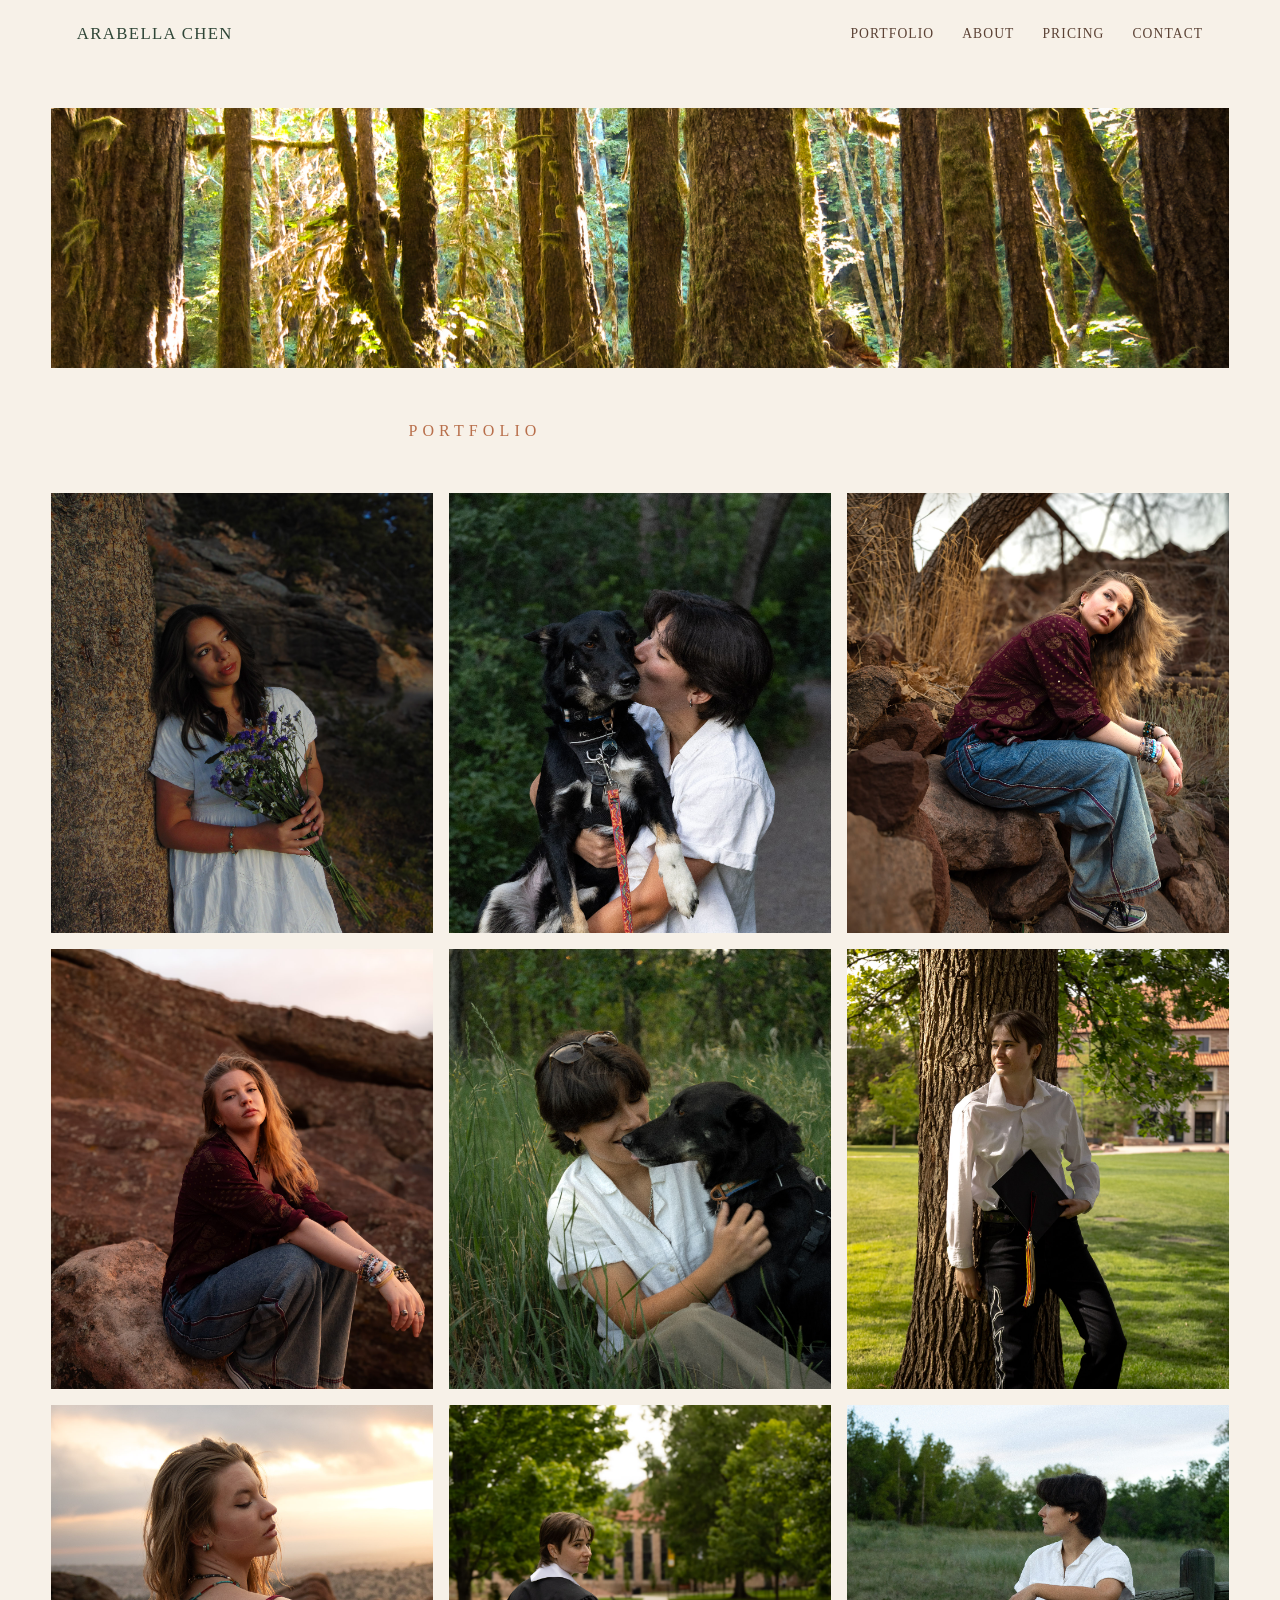
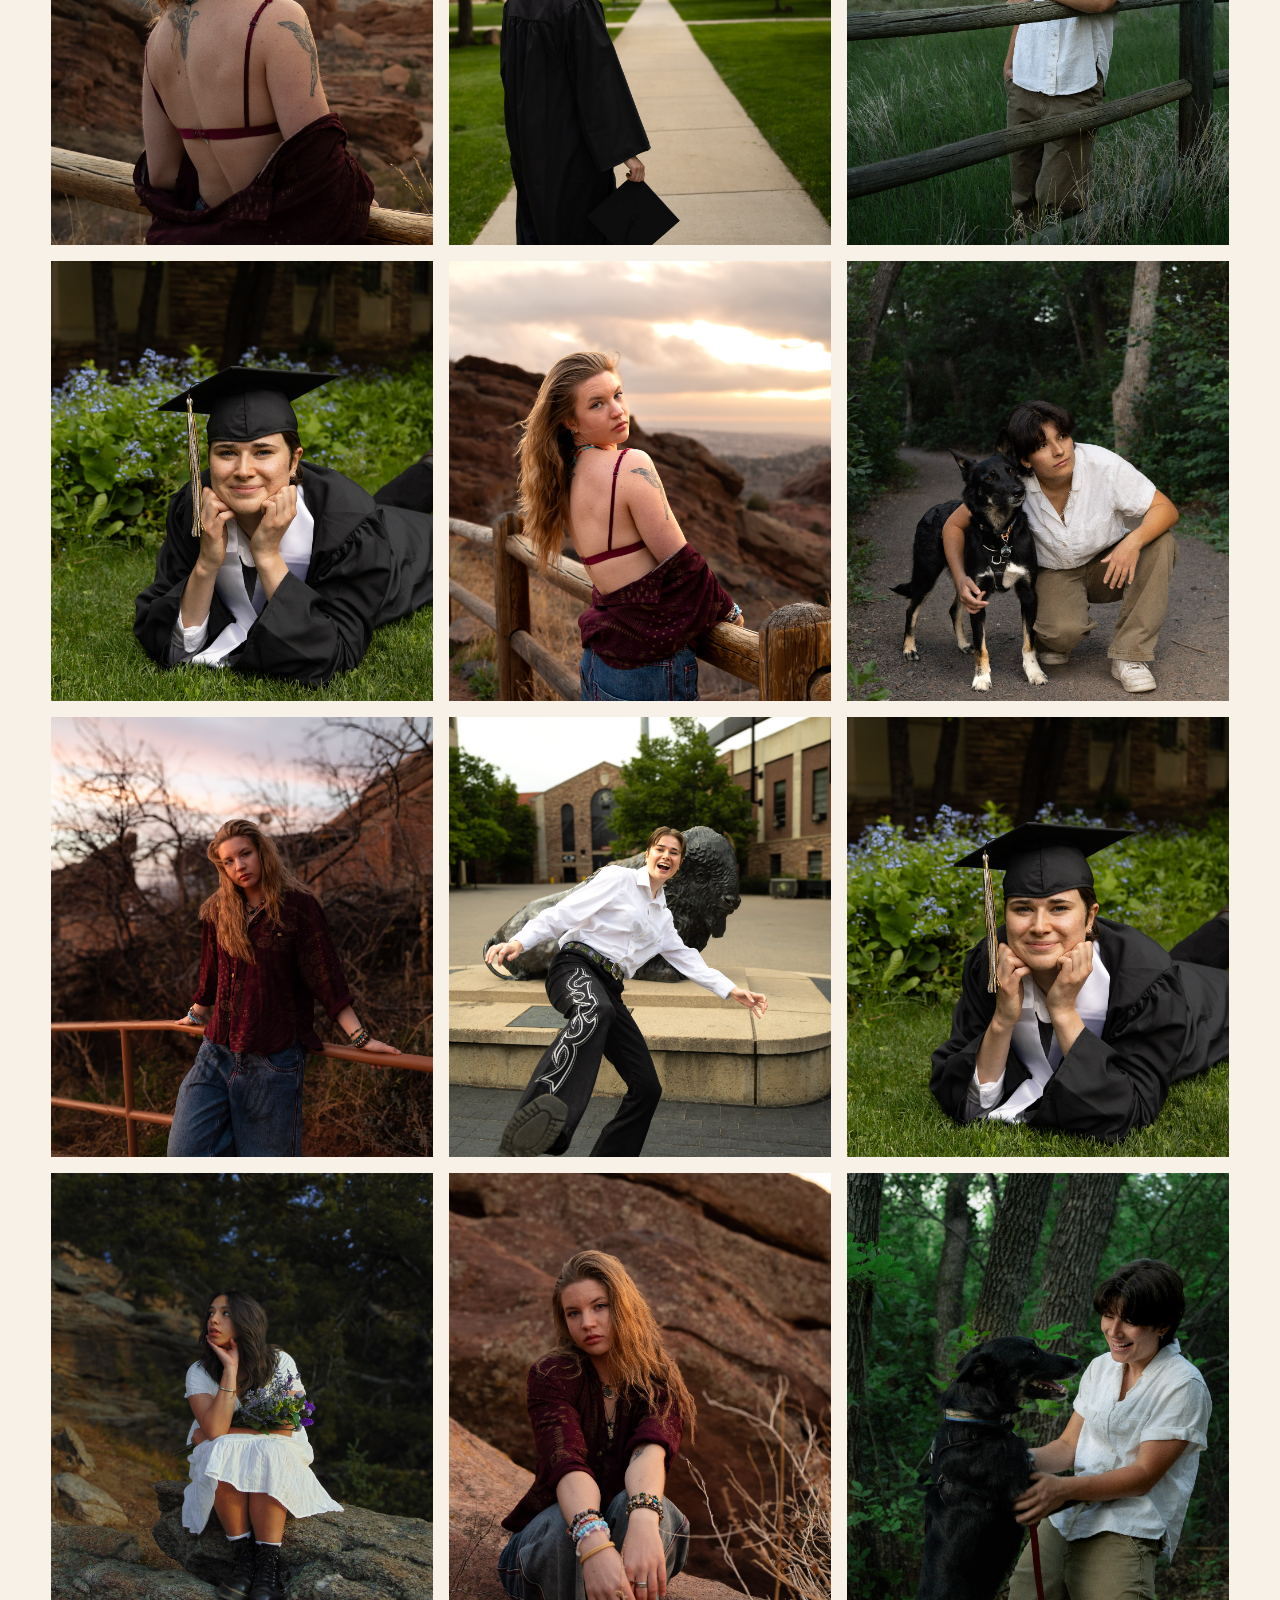
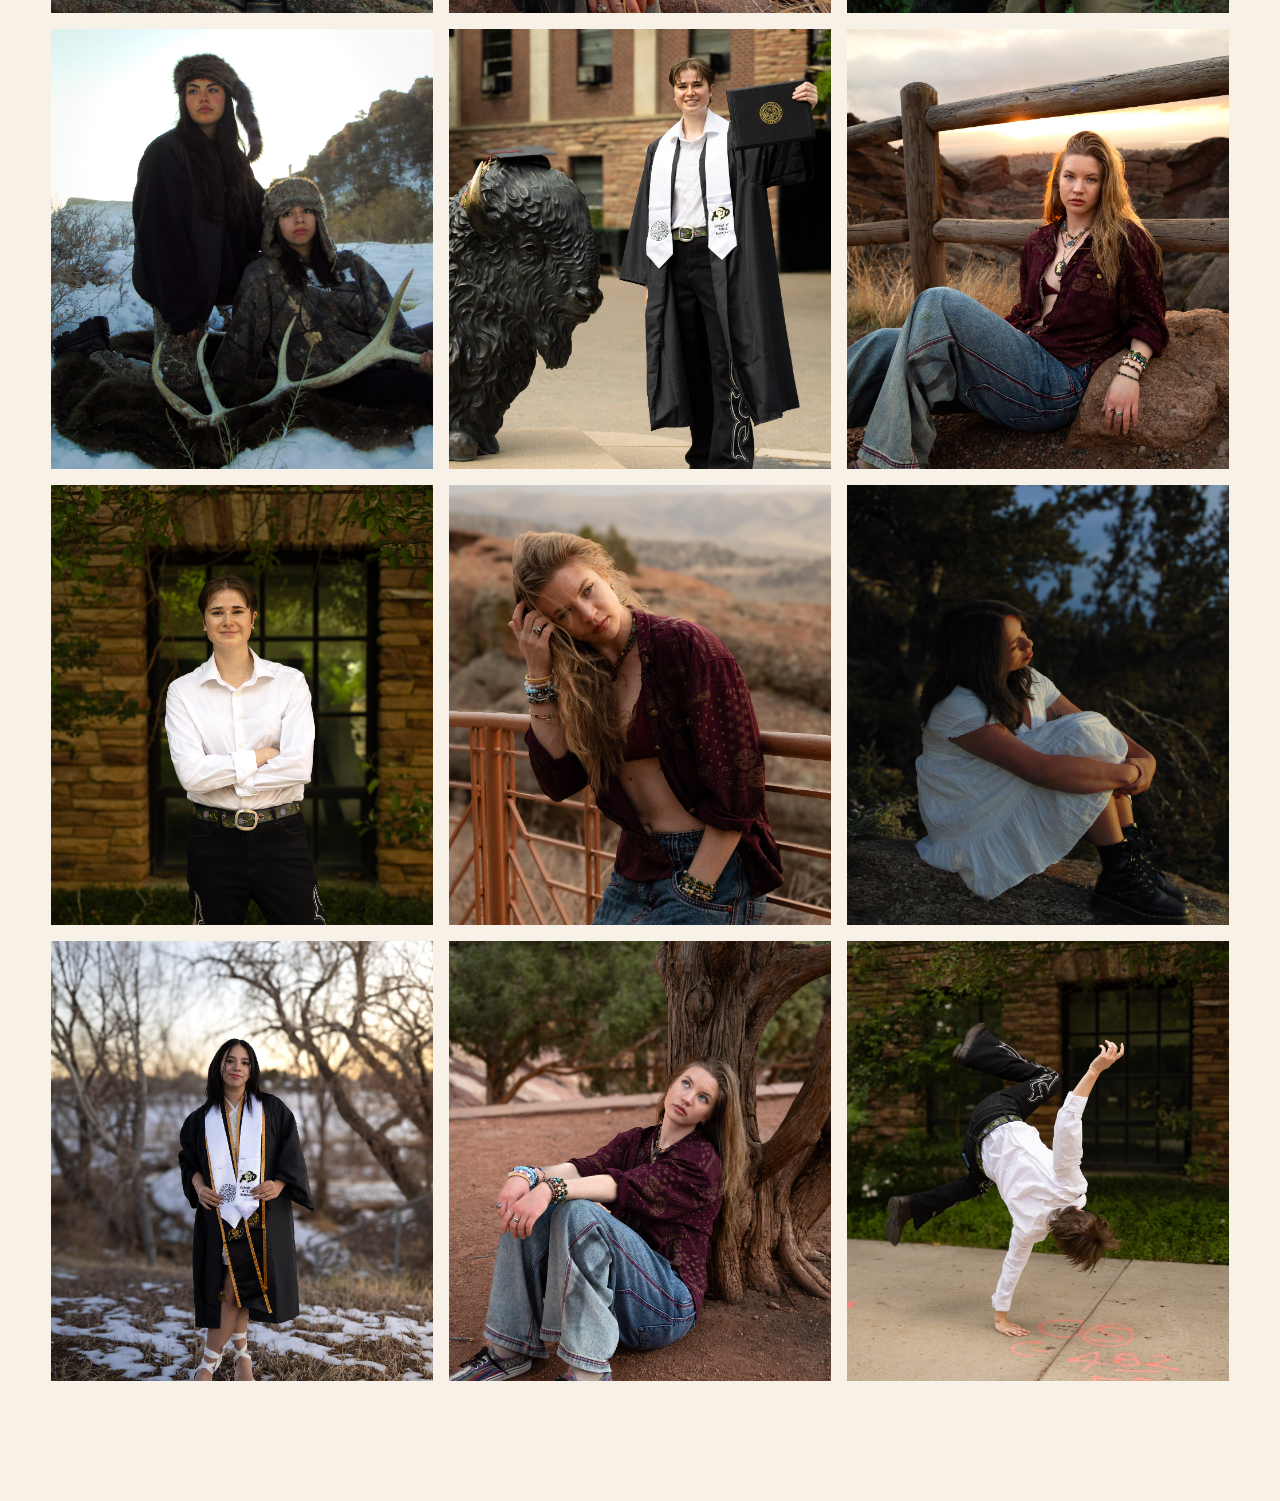
<file: pages/portfolio.html>
<!DOCTYPE html>
<html lang="en">
<head>
  <meta charset="UTF-8" />
  <meta name="viewport" content="width=device-width, initial-scale=1.0" />
  <title>Portfolio | Arabella Chen Photography</title>
  <link rel="stylesheet" href="../style.css" />
</head>
<body>

<header class="site-header">
  <a href="../index.html" class="logo">Arabella Chen</a>

  <nav>
    <a href="portfolio.html">Portfolio</a>
    <a href="about.html">About</a>
    <a href="pricing.html">Pricing</a>
    <a href="contact.html">Contact</a>
  </nav>
</header>

<main class="portfolio-page-clean">

  <section class="portfolio-banner-clean">
    <img src="../images/portfolio/landscapes/image8.jpg" alt="">
  </section>

  <section class="portfolio-label">
    <h1>Portfolio</h1>
  </section>

  <section class="portfolio-photo-grid">
    <img src="../images/portfolio/portfolio2/paola5.jpg" alt="">
    <img src="../images/portfolio/portfolio2/bug1.jpg" alt="">
    <img src="../images/portfolio/portfolio2/thea9.jpg" alt="">
    <img src="../images/portfolio/portfolio2/thea2.jpg" alt="">
    <img src="../images/portfolio/portfolio2/bug2.jpg" alt="">
    <img src="../images/portfolio/portfolio2/bell7.jpg" alt="">
    <img src="../images/portfolio/portfolio2/thea6.jpg" alt="">
    <img src="../images/portfolio/portfolio2/bell9.jpg" alt="">
    <img src="../images/portfolio/portfolio2/bug5.jpg" alt="">
    <img src="../images/portfolio/portfolio2/bell10.jpg" alt="">
   <img src="../images/portfolio/portfolio2/thea7.jpg" alt="">
    <img src="../images/portfolio/portfolio2/bug3.jpg" alt="">
    <img src="../images/portfolio/portfolio2/thea1.jpg" alt="">
    <img src="../images/portfolio/portfolio2/bell1.jpg" alt="">
    <img src="../images/portfolio/portfolio2/bell10.jpg" alt="">
    <img src="../images/portfolio/portfolio2/paola3.jpg" alt="">
    <img src="../images/portfolio/portfolio2/thea3.jpg" alt="">
    <img src="../images/portfolio/portfolio2/bug4.jpg" alt="">
    <img src="../images/portfolio/portfolio2/paola2.jpg" alt="">
    <img src="../images/portfolio/portfolio2/bell2.jpg" alt="">
    <img src="../images/portfolio/portfolio2/thea8.jpg" alt="">
    <img src="../images/portfolio/portfolio2/bell3.jpg" alt="">
    <img src="../images/portfolio/portfolio2/thea4.jpg" alt="">
    <img src="../images/portfolio/portfolio2/paola4.jpg" alt="">
    <img src="../images/portfolio/portfolio2/paola1.jpg" alt="">
    <img src="../images/portfolio/portfolio2/thea12.jpg" alt="">
  <img src="../images/portfolio/portfolio2/bell4.jpg" alt="">

  </section>

</main>

</body>
</html>
</file>
<file: style.css>
:root {
  --cream: #f7f1e8;
  --soft-white: #fffaf3;
  --deep-green: #2f4637;
  --brown: #5b4235;
  --clay: #b86f4b;
  --sage: #8a9b78;
  --wall: #efe4d2;
}

* {
  box-sizing: border-box;
}

body {
  margin: 0;
  background: var(--cream);
  color: var(--deep-green);
  font-family: Georgia, "Times New Roman", serif;
}

/* Header */

.site-header {
  width: 100%;
  padding: 24px 6vw;
  display: flex;
  justify-content: space-between;
  align-items: center;
}

.logo {
  color: var(--deep-green);
  text-decoration: none;
  font-size: 1.05rem;
  letter-spacing: 0.08em;
  text-transform: uppercase;
}

nav {
  display: flex;
  gap: 28px;
}

nav a {
  color: var(--brown);
  text-decoration: none;
  font-size: 0.85rem;
  letter-spacing: 0.08em;
  text-transform: uppercase;
}

/* General */

.page {
  padding: 20px 6vw 100px;
}

.page-intro {
  max-width: 1000px;
  margin: 40px 0 70px;
}

.page-intro h1,
h1 {
  font-size: clamp(2.7rem, 6vw, 6.8rem);
  line-height: 0.95;
  letter-spacing: -0.06em;
  margin: 0 0 30px;
  max-width: 950px;
}

.eyebrow {
  display: flex;
  flex-direction: column;
  gap: 0.55rem;
  margin-bottom: 24px;
}

.eyebrow-title {
  display: block;
  color: var(--clay);
  font-size: 1.45rem;
  letter-spacing: 0.22em;
  text-transform: uppercase;
  line-height: 1;
  font-weight: normal;
}

.eyebrow-subtitle {
  display: block;
  color: #6b5c4f;
  font-size: 1rem;
  letter-spacing: 0.04em;
  text-transform: none;
  font-style: italic;
}

.plain-eyebrow {
  color: var(--clay);
  text-transform: uppercase;
  letter-spacing: 0.16em;
  font-size: 0.8rem;
  display: block;
}

.button {
  display: inline-block;
  color: var(--soft-white);
  background: var(--deep-green);
  text-decoration: none;
  padding: 14px 22px;
  border-radius: 999px;
  letter-spacing: 0.08em;
  text-transform: uppercase;
  font-size: 0.78rem;
}

.secondary-button {
  background: transparent;
  color: var(--deep-green);
  border: 1px solid var(--deep-green);
}

/* Homepage Hero */

.hero {
  min-height: 82vh;
  padding: 40px 6vw 70px;
  display: grid;
  grid-template-columns: 1.05fr 0.95fr;
  gap: 55px;
  align-items: center;
}

.hero-text {
  background: #f6f2ea;
  padding: clamp(2rem, 4vw, 3.5rem);
  border-radius: 8px;
  border: 1px solid rgba(47, 70, 55, 0.08);
  box-shadow: 0 18px 40px rgba(0, 0, 0, 0.08);
  position: relative;
  z-index: 2;
}

.hero-description {
  color: var(--brown);
  font-size: 1.05rem;
  line-height: 1.55;
  max-width: 520px;
  margin: 0 0 28px;
}

.hero-buttons {
  display: flex;
  gap: 14px;
  flex-wrap: wrap;
}

.hero-image {
  background: #6f4e37;
  padding: 18px;
  border: 8px double #b88a44;
  transform: rotate(1.2deg);
  box-shadow: 0 18px 45px rgba(47, 70, 55, 0.18);
}

.hero-image img {
  width: 100%;
  height: 620px;
  object-fit: cover;
  display: block;
  border: 10px solid var(--soft-white);
  filter: saturate(0.95) contrast(0.98);
}

/* Featured Work */

.featured-work {
  padding: 60px 6vw 90px;
}

.featured-heading {
  margin-bottom: 38px;
}

.featured-heading h2 {
  color: var(--deep-green);
  font-size: clamp(2rem, 4vw, 4rem);
  line-height: 1;
  margin: 0;
}

.featured-grid {
  display: grid;
  grid-template-columns: repeat(4, 1fr);
  grid-auto-flow: dense;
  gap: 18px;
}

.featured-grid a {
  display: block;
  overflow: hidden;
}

.featured-img {
  width: 100%;
  height: 360px;
  object-fit: cover;
  display: block;
  transition: transform 0.35s ease, filter 0.35s ease;
}

.featured-img:hover {
  transform: scale(1.03);
  filter: brightness(0.96);
}

.featured-img.tall {
  grid-row: span 2;
  height: 738px;
}

.featured-img.wide {
  grid-column: span 2;
}

.featured-button {
  display: flex;
  justify-content: center;
  margin-top: 1rem;
}

/* Quick Info */

.quick-info {
  padding: 30px 6vw 90px;
}

.quick-info p {
  max-width: 980px;
  color: var(--brown);
  font-size: clamp(1.5rem, 3vw, 3.1rem);
  line-height: 1.1;
  margin: 0;
}

/* Footer Photo */

.footer-photo {
  margin-top: 2rem;
  height: 70vh;
  background-image: url("images/footer.jpg");
  background-size: cover;
  background-position: center;
  background-attachment: fixed;
  position: relative;
}

.footer-overlay {
  position: absolute;
  inset: 0;
  background: linear-gradient(
    to bottom,
    rgba(243, 239, 230, 0) 0%,
    rgba(243, 239, 230, 0.12) 40%,
    rgba(40, 45, 35, 0.38) 100%
  );
  display: flex;
  align-items: flex-end;
  justify-content: center;
  padding: 0 6vw 4rem;
}

.footer-overlay p {
  color: #f7f3ec;
  font-size: 1rem;
  letter-spacing: 0.25em;
  text-transform: uppercase;
  text-align: center;
  opacity: 0.92;
}

/* About Page */

.about-page {
  padding-bottom: 110px;
}

.about-hero {
  padding: 40px 0 80px;
  display: grid;
  grid-template-columns: 1.15fr 0.85fr;
  gap: 60px;
  align-items: center;
}

.about-hero h1 {
  font-size: clamp(2.4rem, 5.5vw, 6.2rem);
}

.about-portrait {
  margin: 0;
  background: #6f4e37;
  padding: 18px;
  border: 8px double #b88a44;
  transform: rotate(1.2deg);
}

.about-portrait img {
  width: 100%;
  height: 610px;
  object-fit: cover;
  display: block;
  border: 10px solid var(--soft-white);
}

.about-story {
  display: grid;
  grid-template-columns: 1fr 0.55fr;
  gap: 34px;
  align-items: start;
}

.about-card {
  background: var(--soft-white);
  padding: 42px;
  border: 1px solid rgba(47, 70, 55, 0.16);
}

.about-card h2 {
  color: var(--deep-green);
  font-size: 2.4rem;
  margin: 0 0 22px;
}

.about-card p {
  color: var(--brown);
  font-size: 1.08rem;
  line-height: 1.65;
}

.about-details {
  background: var(--wall);
  padding: 34px;
  border: 1px solid rgba(47, 70, 55, 0.16);
}

.about-details p {
  color: var(--brown);
  line-height: 1.45;
  margin: 0 0 22px;
}

.about-details span {
  display: block;
  color: var(--clay);
  text-transform: uppercase;
  letter-spacing: 0.14em;
  font-size: 0.72rem;
  margin-bottom: 6px;
}

.about-note {
  margin-top: 80px;
  max-width: 900px;
}

.about-note p {
  color: var(--deep-green);
  font-size: clamp(1.7rem, 3vw, 3.5rem);
  line-height: 1.1;
  font-style: italic;
}

/* Contact Page */

.contact-form {
  max-width: 700px;
  display: grid;
  gap: 22px;
}

.contact-form label {
  display: grid;
  gap: 8px;
  color: var(--brown);
  font-size: 0.9rem;
  letter-spacing: 0.08em;
  text-transform: uppercase;
}

.contact-form input,
.contact-form select,
.contact-form textarea {
  width: 100%;
  padding: 14px;
  border: 1px solid rgba(47, 70, 55, 0.25);
  background: var(--soft-white);
  color: var(--deep-green);
  font-family: inherit;
  font-size: 1rem;
}

.contact-form button {
  width: fit-content;
  border: none;
  cursor: pointer;
  color: var(--soft-white);
  background: var(--deep-green);
  padding: 14px 22px;
  border-radius: 999px;
  letter-spacing: 0.08em;
  text-transform: uppercase;
}

/* Portfolio Page */

.portfolio-page {
  padding-bottom: 120px;
}

.gallery-wall {
  background:
    radial-gradient(circle at top left, rgba(184, 111, 75, 0.14), transparent 32%),
    radial-gradient(circle at bottom right, rgba(125, 159, 184, 0.16), transparent 34%),
    var(--wall);
  padding: 90px 5vw 110px;
  display: grid;
  grid-template-columns: repeat(3, 1fr);
  gap: 48px 34px;
  align-items: start;
  justify-content: center;
  justify-items: center;
}

.gallery-piece {
  margin: 0;
  width: 100%;
  grid-column: span 1;
  transition: transform 0.25s ease, box-shadow 0.25s ease;
}

.gallery-piece img {
  width: 100%;
  height: 440px;
  object-fit: cover;
  display: block;
  background: var(--soft-white);
}

.gallery-piece.wide {
  grid-column: span 2;
}

.gallery-piece.wide img {
  height: 430px;
}

.gallery-piece.hero-frame img {
  height: 500px;
}

.gold img {
  border: 14px double #b88a44;
  padding: 10px;
}

.wood img {
  border: 18px solid #6f4e37;
  padding: 9px;
  box-shadow: inset 0 0 0 4px #c49a5a;
}

.cream img {
  border: 16px solid #fffaf3;
  padding: 9px;
  box-shadow: 0 0 0 2px rgba(91, 66, 53, 0.25);
}

.gallery-piece figcaption {
  width: fit-content;
  max-width: 90%;
  margin: 14px auto 0;
  background: #fffaf3;
  color: var(--brown);
  padding: 10px 14px;
  font-size: 0.72rem;
  line-height: 1.35;
  letter-spacing: 0.04em;
  text-align: center;
  box-shadow: 0 8px 18px rgba(47, 70, 55, 0.12);
}

.gallery-piece figcaption span {
  display: block;
  color: var(--deep-green);
  font-size: 0.68rem;
  text-transform: uppercase;
  letter-spacing: 0.14em;
  margin-bottom: 4px;
}

.gallery-note {
  grid-column: span 1;
  min-height: 250px;
  display: flex;
  align-items: center;
  margin: 0;
  padding: 35px;
  color: var(--brown);
  font-size: 1.7rem;
  line-height: 1.15;
  font-style: italic;
}

.tilt-left {
  transform: rotate(-1deg);
}

.tilt-right {
  transform: rotate(1deg);
}

.lift {
  transform: translateY(-18px);
}

.lower {
  transform: translateY(18px);
}

.gallery-piece:hover {
  transform: translateY(-6px) rotate(0deg) !important;
}

/* Responsive */

@media (max-width: 950px) {
  .hero,
  .about-hero,
  .about-story {
    grid-template-columns: 1fr;
  }

  .featured-grid {
    grid-template-columns: 1fr 1fr;
  }

  .featured-img,
  .featured-img.tall {
    height: 360px;
    grid-row: auto;
  }

  .featured-img.wide {
    grid-column: span 2;
  }

  .gallery-wall {
    grid-template-columns: 1fr;
  }

  .gallery-piece,
  .gallery-piece.wide,
  .gallery-note {
    grid-column: span 1;
  }

  .gallery-piece img,
  .gallery-piece.wide img,
  .gallery-piece.hero-frame img {
    height: 520px;
  }
}

@media (max-width: 650px) {
  .site-header {
    align-items: flex-start;
    gap: 18px;
    flex-direction: column;
  }

  nav {
    gap: 18px;
    flex-wrap: wrap;
  }

  .hero {
    padding-top: 20px;
  }

  .hero-text {
    padding: 2rem;
  }

  .hero-image img,
  .about-portrait img {
    height: 480px;
  }

  .featured-grid {
    grid-template-columns: 1fr;
  }

  .featured-img,
  .featured-img.tall,
  .featured-img.wide {
    height: 420px;
    grid-column: span 1;
  }

  .quick-info p {
    font-size: 1.55rem;
  }

  .footer-photo {
    background-attachment: scroll;
  }
}/* Fix homepage info cards */

.magazine-grid {
  padding: 30px 6vw 100px;
  display: grid;
  grid-template-columns: repeat(3, 1fr);
  gap: 22px;
}

.magazine-grid article {
  background: var(--soft-white);
  padding: 30px;
  border: 1px solid rgba(47, 70, 55, 0.18);
  min-height: 260px;
}

.magazine-grid span {
  color: var(--clay);
  font-size: 0.8rem;
  letter-spacing: 0.16em;
}

.magazine-grid h2 {
  font-size: 2rem;
  line-height: 1;
  margin: 36px 0 16px;
  color: var(--deep-green);
}

.magazine-grid p {
  color: var(--brown);
  line-height: 1.5;
}

.featured-button {
  display: flex;
  justify-content: center;
  margin-top: 3rem;
}

@media (max-width: 850px) {
  .magazine-grid {
    grid-template-columns: 1fr;
  }
}/* Restore original featured work layout */

.featured-work {
  padding: 50px 6vw 90px;
}

.featured-heading {
  display: flex;
  justify-content: space-between;
  align-items: end;
  gap: 28px;
  margin-bottom: 34px;
}

.featured-grid {
  display: grid;
  grid-template-columns: repeat(4, 1fr);
  grid-auto-flow: dense;
  gap: 18px;
  align-items: stretch;
}

.featured-grid a {
  display: block;
  height: 100%;
}

.featured-img {
  width: 100%;
  height: 360px;
  object-fit: cover;
  display: block;
}

.featured-img.tall {
  grid-row: span 2;
  height: 740px;
}

.featured-img.wide {
  grid-column: span 2;
}

.featured-button {
  display: flex;
  justify-content: center;
  margin-top: 3rem;
}

@media (max-width: 900px) {
  .featured-heading {
    display: block;
  }

  .featured-grid {
    grid-template-columns: 1fr 1fr;
  }

  .featured-img,
  .featured-img.tall {
    height: 360px;
    grid-row: auto;
  }

  .featured-img.wide {
    grid-column: span 2;
  }
}

@media (max-width: 600px) {
  .featured-grid {
    grid-template-columns: 1fr;
  }

  .featured-img,
  .featured-img.tall,
  .featured-img.wide {
    height: 420px;
    grid-column: span 1;
  }
}/* Restore original featured work layout */

.featured-work {
  padding: 50px 6vw 90px;
}

.featured-heading {
  display: flex;
  justify-content: space-between;
  align-items: end;
  gap: 28px;
  margin-bottom: 34px;
}

.featured-grid {
  display: grid;
  grid-template-columns: repeat(4, 1fr);
  grid-auto-flow: dense;
  gap: 18px;
  align-items: stretch;
}

.featured-grid a {
  display: block;
  height: 100%;
}

.featured-img {
  width: 100%;
  height: 360px;
  object-fit: cover;
  display: block;
}

.featured-img.tall {
  grid-row: span 2;
  height: 740px;
}

.featured-img.wide {
  grid-column: span 2;
}

.featured-button {
  display: flex;
  justify-content: center;
  margin-top: 3rem;
}

@media (max-width: 900px) {
  .featured-heading {
    display: block;
  }

  .featured-grid {
    grid-template-columns: 1fr 1fr;
  }

  .featured-img,
  .featured-img.tall {
    height: 360px;
    grid-row: auto;
  }

  .featured-img.wide {
    grid-column: span 2;
  }
}

@media (max-width: 600px) {
  .featured-grid {
    grid-template-columns: 1fr;
  }

  .featured-img,
  .featured-img.tall,
  .featured-img.wide {
    height: 420px;
    grid-column: span 1;
  }
}/* New homepage hero inspired by reference */

.hero-photo {
  min-height: 88vh;
  padding: 0;
  display: block;
  position: relative;
  overflow: hidden;
}

.hero-photo > img {
  width: 100%;
  height: 88vh;
  object-fit: cover;
  display: block;
  filter: brightness(0.78) saturate(0.9);
}

.hero-photo-text {
  position: absolute;
  top: 28%;
  left: 50%;
  transform: translateX(-50%);
  width: min(1100px, 88vw);
  text-align: center;
  color: #fffaf3;
  text-shadow: 0 3px 24px rgba(0,0,0,0.35);
}

.hero-photo-text p {
  margin: 0 0 18px;
  font-size: clamp(0.9rem, 1.5vw, 1.2rem);
  letter-spacing: 0.28em;
  text-transform: uppercase;
}

.hero-photo-text h1 {
  margin: 0;
  max-width: none;
  color: #fffaf3;
  font-size: clamp(3rem, 7vw, 7.4rem);
  line-height: 0.95;
  letter-spacing: 0.08em;
  text-transform: uppercase;
  font-weight: normal;
}

.hero-photo-text span {
  display: block;
  margin-top: 22px;
  font-size: clamp(0.75rem, 1.2vw, 1rem);
  letter-spacing: 0.28em;
  text-transform: uppercase;
}

.hero-photo-buttons {
  position: absolute;
  left: 50%;
  bottom: 18%;
  transform: translateX(-50%);
  display: flex;
  gap: 16px;
  flex-wrap: wrap;
  justify-content: center;
}

.hero-photo-button {
  background: #8c5639;
  color: #fffaf3;
  border-radius: 0;
  padding: 18px 42px;
  letter-spacing: 0.18em;
}

.hero-photo-button:hover {
  background: #6f4e37;
}

@media (max-width: 700px) {
  .hero-photo-text {
    top: 20%;
  }

  .hero-photo-buttons {
    bottom: 10%;
  }

  .hero-photo-button {
    padding: 15px 28px;
  }
}/* ---------- Pricing Page ---------- */

.pricing-page {
  padding-bottom: 120px;
}

.pricing-intro h1 {
  max-width: 1050px;
}

.pricing-section {
  padding: 70px 0;
  display: grid;
  grid-template-columns: 0.95fr 1fr;
  gap: 70px;
  align-items: center;
  border-top: 1px solid rgba(47, 70, 55, 0.14);
}

.pricing-section.reverse {
  grid-template-columns: 1fr 0.95fr;
}

.pricing-section.reverse .pricing-image {
  order: 2;
}

.pricing-section.reverse .pricing-info {
  order: 1;
}

.pricing-image {
  background: #f1ece3;
  padding: 22px;
}

.pricing-image img {
  width: 100%;
  height: 560px;
  object-fit: cover;
  display: block;
}

.pricing-start {
  color: var(--clay);
  text-transform: uppercase;
  letter-spacing: 0.22em;
  font-size: 0.85rem;
  margin: 0 0 28px;
}

.pricing-info h2 {
  color: var(--clay);
  font-size: clamp(2.7rem, 5vw, 5.4rem);
  font-weight: normal;
  letter-spacing: 0.14em;
  text-transform: uppercase;
  line-height: 1;
  margin: 0 0 36px;
}

.pricing-info ul {
  list-style: none;
  padding: 0;
  margin: 0 0 38px;
}

.pricing-info li {
  color: var(--brown);
  font-size: 1.05rem;
  line-height: 1.7;
  margin-bottom: 8px;
}

.pricing-button {
  border-radius: 0;
  padding: 18px 42px;
  background: #8c5639;
}

.pricing-note {
  max-width: 850px;
  margin: 60px auto 0;
  padding: 45px;
  background: var(--soft-white);
  border: 1px solid rgba(47, 70, 55, 0.14);
}

.pricing-note h2 {
  margin: 0 0 20px;
  color: var(--deep-green);
  font-size: 2.2rem;
}

.pricing-note p {
  color: var(--brown);
  font-size: 1.1rem;
  line-height: 1.6;
}

@media (max-width: 850px) {
  .pricing-section,
  .pricing-section.reverse {
    grid-template-columns: 1fr;
    gap: 34px;
  }

  .pricing-section.reverse .pricing-image,
  .pricing-section.reverse .pricing-info {
    order: initial;
  }

  .pricing-image img {
    height: 440px;
  }
}.pricing-intro .eyebrow {
    font-size: 1.9rem;
    letter-spacing: 0.18em;
}/* ---------- Updated About Page ---------- */

.about-hero-new {
  background: #e8dbc8;
  margin: 40px 6vw 70px;
  padding: 35px 6vw;
  display: grid;
  grid-template-columns: 1fr 0.95fr;
  gap: 60px;
  align-items: center;
}

.about-hero-text h1 {
  color: var(--deep-green);
  font-size: clamp(3.8rem, 6.2vw, 6.5rem);
  line-height: 0.9;
  letter-spacing: -0.04em;
  margin: .3rem 0 0;
}

.about-hero-photo {
  margin: 0;
  background: none;
  padding: 0px;
  border: none;
  transform: none;
  box-shadow: none;
}

.about-hero-photo img {
  width: 100%;
  height: 400px;
  object-fit: cover;
  display: block;
   border: 10px solid #f7f3ed;
    box-shadow: 0 16px 35px rgba(0,0,0,.12);
}

.about-story-new {
  padding: 0 6vw 110px;
  display: grid;
  grid-template-columns: 1fr 0.45fr;
  gap: 34px;
  align-items: start;
}

@media (max-width: 850px) {
  .about-hero-new,
  .about-story-new {
    grid-template-columns: 1fr;
  }

  .about-hero-photo img {
    height: 460px;
  }
}/* ---------- Updated Contact Page ---------- */

.contact-page {
  padding-bottom: 120px;
}

.contact-intro {
  text-align: center;
  max-width: 1000px;
  margin: 50px auto 70px;
}

.contact-intro h1 {
  color: var(--clay);
  font-size: clamp(2.6rem, 5vw, 5.5rem);
  font-weight: normal;
  letter-spacing: 0.12em;
  text-transform: uppercase;
  line-height: 1;
  margin: 0 0 22px;
}

.contact-intro p {
  color: var(--brown);
  font-size: 1.1rem;
  line-height: 1.6;
}

.contact-form-large {
  max-width: 1050px;
  margin: 0 auto;
  gap: 38px;
}

.contact-form-large label {
  color: var(--clay);
  font-size: 0.95rem;
  letter-spacing: 0.22em;
  text-transform: uppercase;
}

.contact-form-large input,
.contact-form-large select,
.contact-form-large textarea {
  margin-top: 14px;
  min-height: 58px;
  border: 1px solid rgba(91, 66, 53, 0.22);
  border-radius: 6px;
  background: rgba(255, 250, 243, 0.55);
  color: var(--brown);
  font-size: 1.05rem;
}

.contact-form-large textarea {
  min-height: 180px;
  resize: vertical;
}

.contact-form-large select {
  appearance: auto;
}

.form-note {
  color: var(--brown);
  font-size: 1rem;
  line-height: 1.5;
  margin: -18px 0 4px;
}

.contact-submit {
  border: none;
  border-radius: 0;
  background: #8c5639;
  padding: 18px 42px;
  width: fit-content;
  cursor: pointer;
}
.about-hero-new .plain-eyebrow {
  font-size: 2.2rem !important;
  letter-spacing: 0.18em !important;
}/* ---------- Clean Portfolio Redesign ---------- */

.portfolio-page-clean {
  padding-bottom: 120px;
}

.portfolio-banner-clean {
  width: min(92%, 1500px);
  height: 260px;
  margin: 40px auto 0;
  overflow: hidden;
}

.portfolio-banner-clean img {
  width: 100%;
  height: 100%;
  object-fit: cover;
  display: block;
}

.portfolio-label {
  padding: 55px 0;
  text-align: center;
}

.portfolio-label h1 {
  color: var(--clay);
  font-size: 1rem;
  letter-spacing: 0.32em;
  text-transform: uppercase;
  font-weight: 500;
  margin: 0;
}

.portfolio-photo-grid {
  width: min(92%, 1500px);
  margin: 0 auto;
  display: grid;
  grid-template-columns: repeat(3, 1fr);
  gap: 16px;
}

.portfolio-photo-grid img {
  width: 100%;
  height: 440px;
  object-fit: cover;
  display: block;
}

@media (max-width: 900px) {
  .portfolio-photo-grid {
    grid-template-columns: repeat(2, 1fr);
  }

  .portfolio-photo-grid img {
    height: 380px;
  }
}

@media (max-width: 600px) {
  .portfolio-banner-clean {
    height: 210px;
  }

  .portfolio-photo-grid {
    grid-template-columns: 1fr;
  }

  .portfolio-photo-grid img {
    height: 430px;
  }
}/* Fix homepage title on mobile */

/* Mobile homepage title */
@media (max-width: 768px) {
  .hero-photo-text h1 {
    font-size: 2rem !important;
    line-height: 1.05;
    letter-spacing: 0.02em;
  }

  .hero-photo-text {
    width: 95%;
  }
}/* Fix About page on mobile */

@media (max-width: 850px) {
  .about-hero-new {
    margin: 24px 4vw 50px;
    padding: 36px 6vw;
    grid-template-columns: 1fr;
    text-align: center;
  }

  .about-hero-text {
    text-align: center;
  }

  .about-hero-text h1 {
    text-align: center;
  }

  .about-hero-photo {
    width: 100%;
    max-width: 520px;
    margin: 0 auto;
  }

  .about-hero-photo img {
    width: 100%;
    height: auto;
    max-height: none;
    object-fit: contain;
  }

  .about-story-new {
    text-align: center;
  }

  .about-card,
  .about-details {
    text-align: center;
  }
}@media (max-width: 850px) {

  .about-hero-text h1{
    font-size: 2.2rem !important;
    line-height: 1.05;
  }

}@media (max-width:850px){

  .about-hero-photo{
    justify-self:center !important;
    margin:0 auto !important;
  }

  .about-hero-photo img{
    object-position:center center !important;
    object-fit:cover;
  }

}/* Force About photo centered on mobile */

@media (max-width: 850px) {
  .about-hero-new {
    overflow: hidden;
  }

  .about-hero-photo {
    width: 100% !important;
    max-width: 420px !important;
    margin-left: auto !important;
    margin-right: auto !important;
    justify-self: center !important;
    transform: none !important;
  }

  .about-hero-photo img {
    width: 100% !important;
    height: auto !important;
    display: block;
    object-fit: cover;
    object-position: 45% center !important;
  }
}@media (max-width: 850px) {

  .about-hero-text h1{
    font-size: 1.75rem !important;
    line-height: 1.05;
    letter-spacing: 0;
  }

}
</file>
